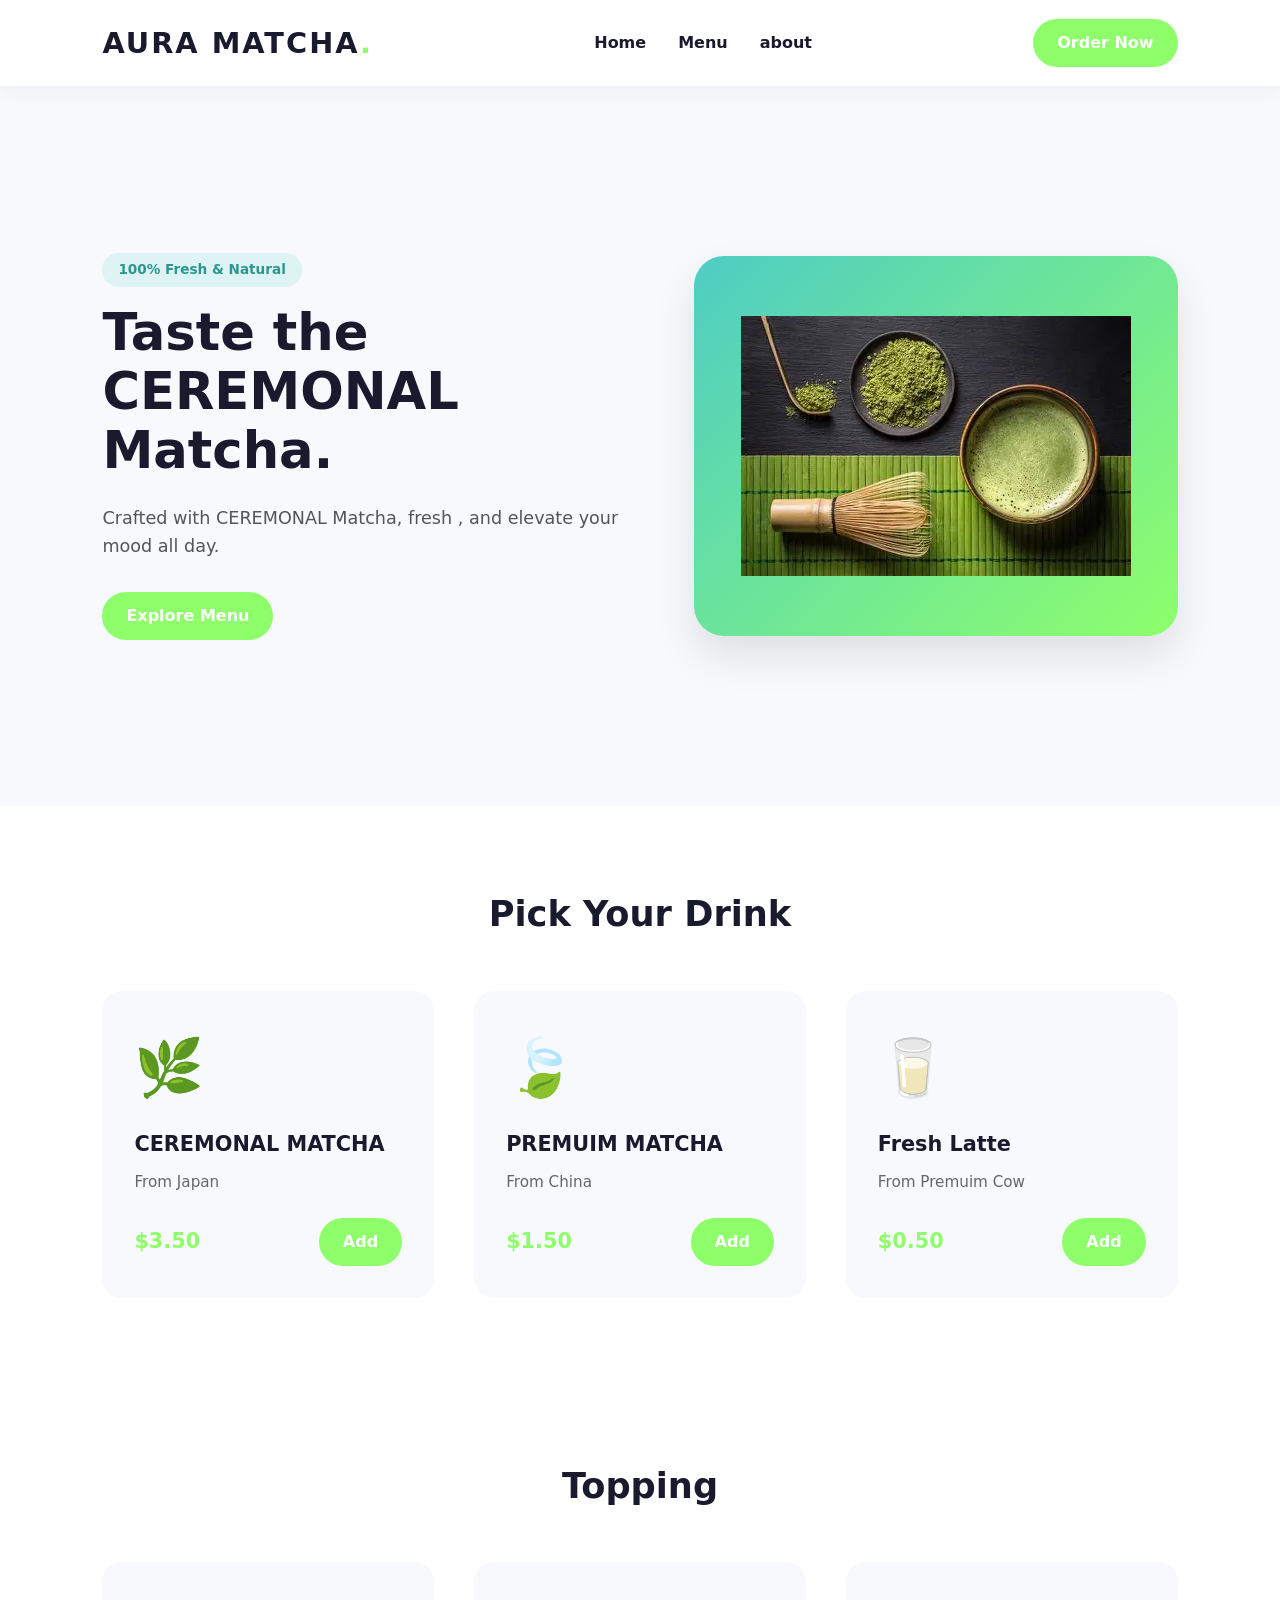
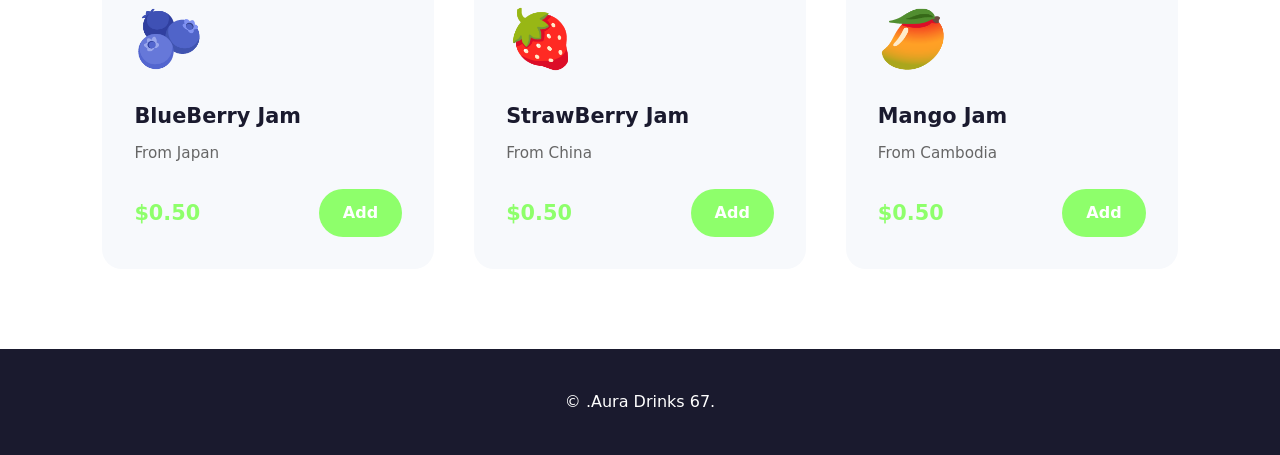
<file: index.html>
<!DOCTYPE html>
<html lang="en">
<head>
    <meta charset="UTF-8">
    <meta name="viewport" content="width=device-width, initial-scale=1.0">
    <title>Aura Drinks</title>
    <!-- Link to external CSS stylesheet -->
    <link rel="stylesheet" href="MyStyle.css">
</head>
<body>
    <header>
        <div class="logo">Aura Matcha<span>.</span></div>
        <nav>
            <ul>
                <li><a href="index.html">Home</a></li>
                <li><a href="#menu">Menu</a></li>
                <li><a href="about.html">about</a></li>
            </ul>
        </nav>
        <a href="#menu" class="btn-cta">Order Now</a>
    </header>
    <section class="hero" id="home">
        <div class="hero-content">
            <span class="hero-tag">100% Fresh & Natural</span>
            <h1>Taste the CEREMONAL Matcha.</h1>
            <p>Crafted with CEREMONAL Matcha, fresh , and elevate your mood all day.</p>
            <a href="#menu" class="btn-cta">Explore Menu</a>
        </div>
        <div class="hero-image">
            <img src="OIP (1).webp" alt="">
        </div>
    </section>
    <section class="featured-drinks" id="menu">
        <h2 class="section-title">Pick Your Drink</h2>
        <div class="cards-grid">
            <div class="drink-card">
                <div class="card-icon">🌿</div>
                <h3>CEREMONAL MATCHA</h3>
                <p>From Japan</p>
                <div class="card-footer">
                    <span class="price">$3.50</span>
                    <a href="#" class="btn-cta">Add</a>
                </div>
            </div>
            <div class="drink-card">
                <div class="card-icon">🍃</div>
                <h3>PREMUIM MATCHA</h3>
                <p>From China</p>
                <div class="card-footer">
                    <span class="price">$1.50</span>
                    <a href="#" class="btn-cta">Add</a>
                </div>
            </div>
            <div class="drink-card">
                <div class="card-icon">🥛</div>
                <h3>Fresh Latte</h3>
                <p>From Premuim Cow</p>
                <div class="card-footer">
                    <span class="price">$0.50</span>
                    <a href="#" class="btn-cta">Add</a>
                </div>
            </div>

        </div>
    </section>
    <section class="featured-drinks" id="menu">
        <h2 class="section-title">Topping</h2>
        <div class="cards-grid">
            <div class="drink-card">
                <div class="card-icon">🫐</div>
                <h3>BlueBerry Jam</h3>
                <p>From Japan</p>
                <div class="card-footer">
                    <span class="price">$0.50</span>
                    <a href="#" class="btn-cta">Add</a>
                </div>
            </div>
            <div class="drink-card">
                <div class="card-icon">🍓</div>
                <h3>StrawBerry Jam</h3>
                <p>From China</p>
                <div class="card-footer">
                    <span class="price">$0.50</span>
                    <a href="#" class="btn-cta">Add</a>
                </div>
            </div>
            <div class="drink-card">
                <div class="card-icon">🥭</div>
                <h3>Mango Jam</h3>
                <p>From Cambodia</p>
                <div class="card-footer">
                    <span class="price">$0.50</span>
                    <a href="#" class="btn-cta">Add</a>
                </div>
            </div>
        </div>
    </section>
    <footer>
        <p>&copy; .Aura Drinks 67.</p>
    </footer>
</body>
</html>
</file>
<file: MyStyle.css>
:root {
    --primary: #8eff6b;
    --secondary: #4ECDC4;
    --dark: #1A1A2E;
    --light: #F7F9FC;
    --white: #FFFFFF;
    --font-main: 'Segoe UI', system-ui, -apple-system, sans-serif;
}

* {
    margin: 0;
    padding: 0;
    box-sizing: border-box;
}

body {
    font-family: var(--font-main);
    background-color: var(--light);
    color: var(--dark);
    line-height: 1.6;
}
header {
    display: flex;
    justify-content: space-between;
    align-items: center;
    padding: 1.2rem 8%;
    background: var(--white);
    box-shadow: 0 4px 20px rgba(0,0,0,0.05);
    position: sticky;
    top: 0;
    z-index: 100;
}

.logo {
    font-size: 1.8rem;
    font-weight: 800;
    color: var(--dark);
    text-transform: uppercase;
    letter-spacing: 2px;
}

.logo span {
    color: var(--primary);
}

nav ul {
    display: flex;
    list-style: none;
    gap: 2rem;
}

nav a {
    text-decoration: none;
    color: var(--dark);
    font-weight: 600;
    transition: color 0.3s;
}

nav a:hover {
    color: var(--primary);
}

.btn-cta {
    background-color: var(--primary);
    color: var(--white);
    padding: 0.7rem 1.5rem;
    border-radius: 30px;
    text-decoration: none;
    font-weight: 700;
    transition: transform 0.2s, background-color 0.3s;
    display: inline-block;
}

.btn-cta:hover {
    background-color: #e05555;
    transform: translateY(-2px);
}
.hero {
    display: flex;
    align-items: center;
    justify-content: space-between;
    padding: 5rem 8%;
    min-height: 80vh;
    gap: 2rem;
}

.hero-content {
    max-width: 50%;
}

.hero-tag {
    background: rgba(78, 205, 196, 0.15);
    color: #2b9890;
    padding: 0.4rem 1rem;
    border-radius: 20px;
    font-size: 0.85rem;
    font-weight: 700;
    display: inline-block;
    margin-bottom: 1rem;
}

.hero-content h1 {
    font-size: 3.2rem;
    line-height: 1.15;
    margin-bottom: 1.5rem;
}

.hero-content p {
    font-size: 1.1rem;
    color: #555;
    margin-bottom: 2rem;
}

.hero-image {
    width: 45%;
    height: 380px;
    background: linear-gradient(135deg, var(--secondary), var(--primary));
    border-radius: 30px;
    display: flex;
    align-items: center;
    justify-content: center;
    color: var(--white);
    font-size: 6rem;
    box-shadow: 0 20px 40px rgba(0,0,0,0.1);
}
.featured-drinks {
    padding: 5rem 8%;
    background: var(--white);
    text-align: center;
}

.section-title {
    font-size: 2.2rem;
    margin-bottom: 3rem;
}

.cards-grid {
    display: grid;
    grid-template-columns: repeat(auto-fit, minmax(280px, 1fr));
    gap: 2.5rem;
}

.drink-card {
    background: var(--light);
    border-radius: 20px;
    padding: 2rem;
    text-align: left;
    transition: transform 0.3s, box-shadow 0.3s;
}

.drink-card:hover {
    transform: translateY(-8px);
    box-shadow: 0 15px 30px rgba(0,0,0,0.08);
}

.card-icon {
    font-size: 3.5rem;
    margin-bottom: 1rem;
}

.drink-card h3 {
    font-size: 1.3rem;
    margin-bottom: 0.5rem;
}

.drink-card p {
    color: #666;
    font-size: 0.95rem;
    margin-bottom: 1.5rem;
}

.card-footer {
    display: flex;
    justify-content: space-between;
    align-items: center;
}

.price {
    font-size: 1.3rem;
    font-weight: 800;
    color: var(--primary);
}
footer {
    background: var(--dark);
    color: var(--white);
    text-align: center;
    padding: 2.5rem 8%;
}
@media (max-width: 768px) {
    .hero {
        flex-direction: column;
        text-align: center;
    }
    .hero-content {
        max-width: 100%;
    }
    .hero-image {
        width: 100%;
    }
}
</file>
